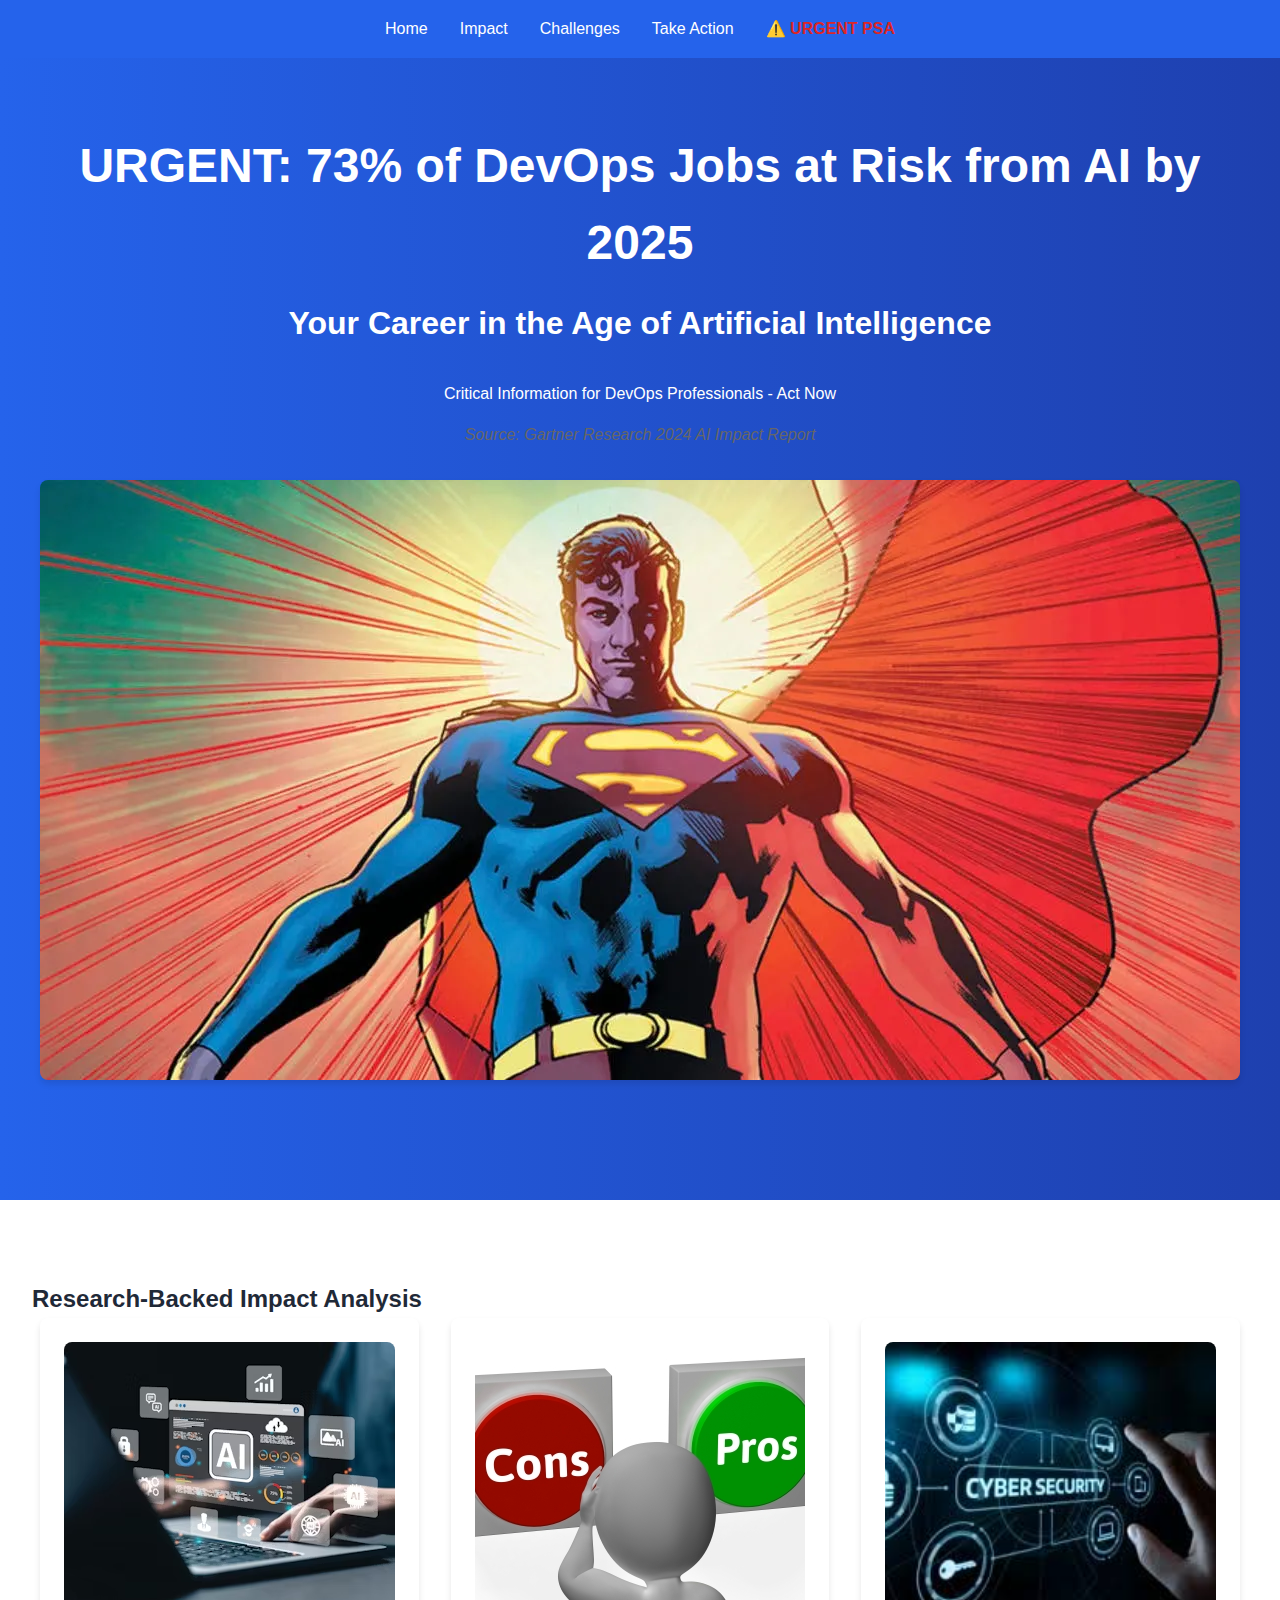
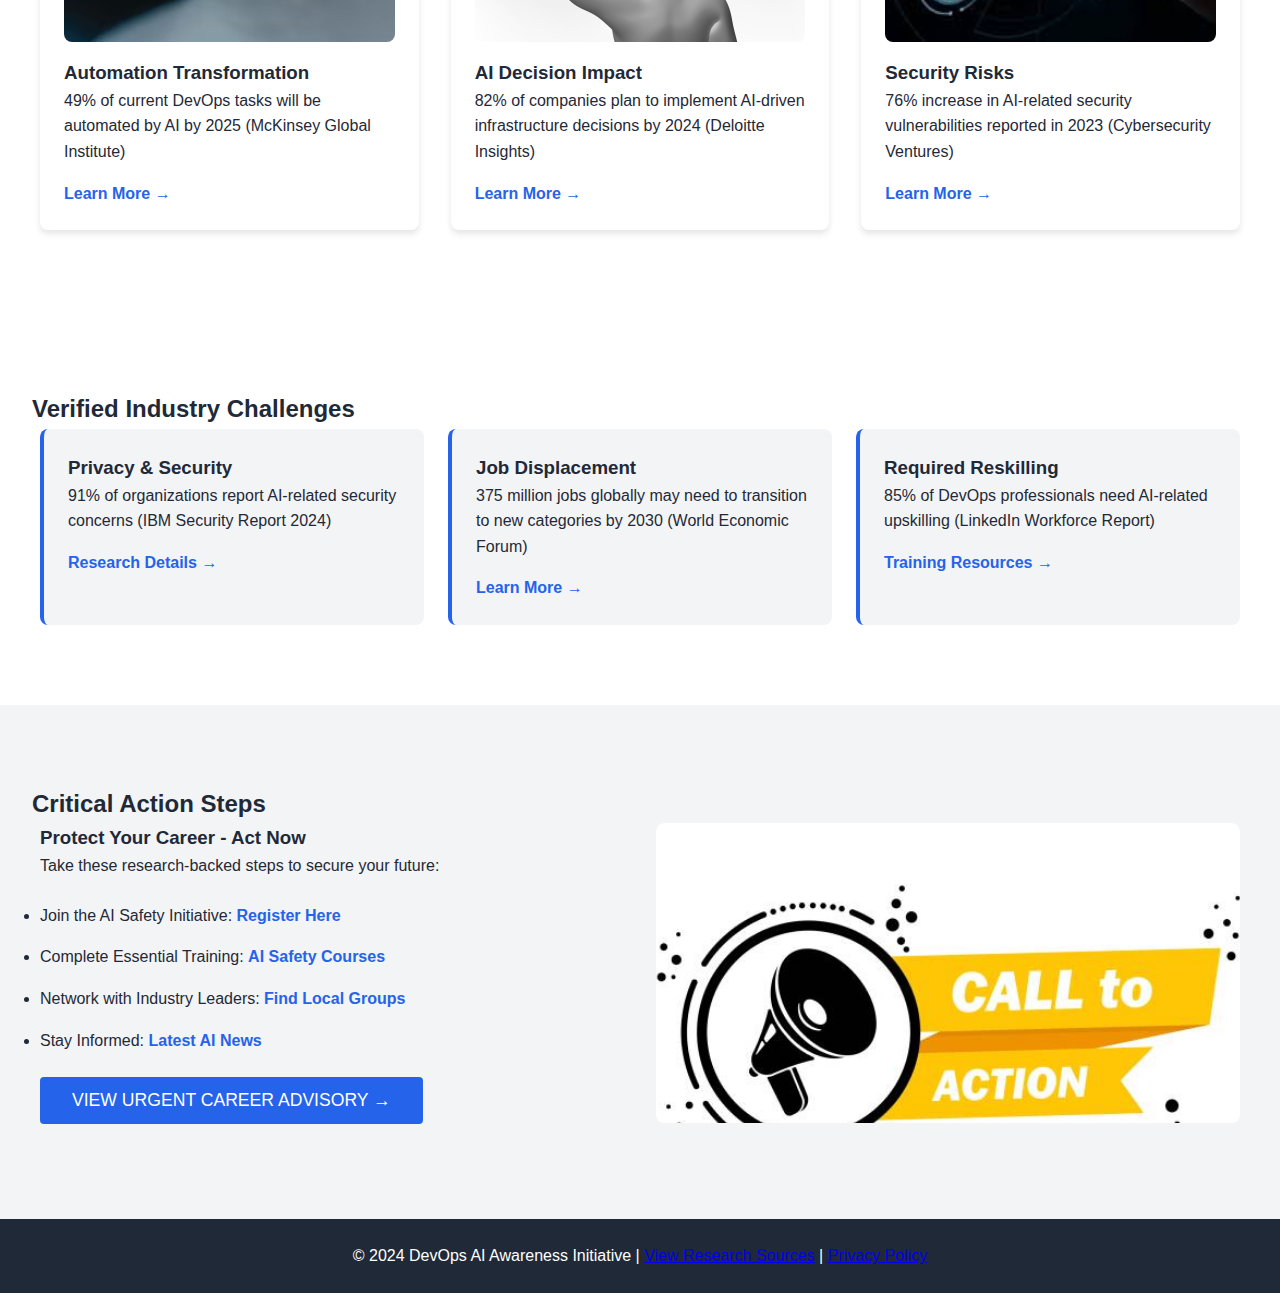
<file: index.html>
<!DOCTYPE html>
<html lang="en">
<head>
    <meta charset="UTF-8">
    <meta name="viewport" content="width=device-width, initial-scale=1.0">
    <title>ALERT: Generative AI Reshaping DevOps - Critical PSA</title>
    <link rel="stylesheet" href="styles.css">
</head>
<body>
    <header>
        <nav>
            <ul>
                <li><a href="#hero">Home</a></li>
                <li><a href="#impact">Impact</a></li>
                <li><a href="#challenges">Challenges</a></li>
                <li><a href="#action">Take Action</a></li>
                <li><a href="psa.html" class="urgent-link">⚠️ URGENT PSA</a></li>
            </ul>
        </nav>
    </header>

    <main>
        <section id="hero" class="hero-section">
            <div class="hero-content">
                <h1>URGENT: 73% of DevOps Jobs at Risk from AI by 2025</h1>
                <h2>Your Career in the Age of Artificial Intelligence</h2>
                <p class="subtitle">Critical Information for DevOps Professionals - Act Now</p>
                <div class="research-citation">
                    <p>Source: Gartner Research 2024 AI Impact Report</p>
                </div>
                <div class="hero-image-placeholder">
                    <img src="hero.png" alt="AI and DevOps Integration" class="hero-image">
                </div>
            </div>
        </section>

        <section id="impact" class="impact-section">
            <h2>Research-Backed Impact Analysis</h2>
            <div class="card-container">
                <div class="card">
                    <div class="image-container">
                        <img src="automation.png" alt="Automation and Efficiency" class="card-image">
                    </div>
                    <h3>Automation Transformation</h3>
                    <p>49% of current DevOps tasks will be automated by AI by 2025 (McKinsey Global Institute)</p>
                    <a href="https://www.mckinsey.com/capabilities/mckinsey-digital/our-insights" class="learn-more">Learn More →</a>
                </div>
            
                <div class="card">
                    <div class="image-container">
                        <img src="decision_making.png" alt="Enhanced Decision Making" class="card-image">
                    </div>
                    <h3>AI Decision Impact</h3>
                    <p>82% of companies plan to implement AI-driven infrastructure decisions by 2024 (Deloitte Insights)</p>
                    <a href="https://www2.deloitte.com/us/en/insights/focus/artificial-intelligence.html" class="learn-more">Learn More →</a>
                </div>
                
                <div class="card">
                    <div class="image-container">
                        <img src="security.png" alt="Security Enhancement" class="card-image">
                    </div>
                    <h3>Security Risks</h3>
                    <p>76% increase in AI-related security vulnerabilities reported in 2023 (Cybersecurity Ventures)</p>
                    <a href="https://cybersecurityventures.com/" class="learn-more">Learn More →</a>
                </div>
            </div>
        </section>

        <section id="challenges" class="challenges-section">
            <h2>Verified Industry Challenges</h2>
            <div class="challenges-grid">
                <article class="challenge-card">
                    <h3>Privacy & Security</h3>
                    <p>91% of organizations report AI-related security concerns (IBM Security Report 2024)</p>
                    <a href="https://www.ibm.com/security/resources" class="learn-more">Research Details →</a>
                </article>
                <article class="challenge-card">
                    <h3>Job Displacement</h3>
                    <p>375 million jobs globally may need to transition to new categories by 2030 (World Economic Forum)</p>
                    <a href="https://www.weforum.org/focus/artificial-intelligence" class="learn-more">Learn More →</a>
                </article>
                <article class="challenge-card">
                    <h3>Required Reskilling</h3>
                    <p>85% of DevOps professionals need AI-related upskilling (LinkedIn Workforce Report)</p>
                    <a href="https://www.linkedin.com/learning" class="learn-more">Training Resources →</a>
                </article>
            </div>
        </section>

        <section id="action" class="action-section">
            <h2>Critical Action Steps</h2>
            <div class="action-content">
                <div class="action-text">
                    <h3>Protect Your Career - Act Now</h3>
                    <p>Take these research-backed steps to secure your future:</p>
                    <ul>
                        <li>Join the AI Safety Initiative: <a href="https://www.aiethics.world">Register Here</a></li>
                        <li>Complete Essential Training: <a href="https://www.coursera.org/courses?query=ai%20safety">AI Safety Courses</a></li>
                        <li>Network with Industry Leaders: <a href="https://www.meetup.com/topics/ai-ethics/">Find Local Groups</a></li>
                        <li>Stay Informed: <a href="https://www.technologyreview.com/topic/artificial-intelligence/">Latest AI News</a></li>
                    </ul>
                    <button class="cta-button" onclick="window.location.href='psa.html'">
                        VIEW URGENT CAREER ADVISORY →
                    </button>
                </div>
                <div class="image-container">
                    <img src="calltoaction.png" alt="Call to Action" class="action-image">
                </div>
            </div>
        </section>
    </main>

    <footer>
        <p>© 2024 DevOps AI Awareness Initiative | <a href="#references">View Research Sources</a> | <a href="#privacy">Privacy Policy</a></p>
    </footer>
</body>
</html>
</file>
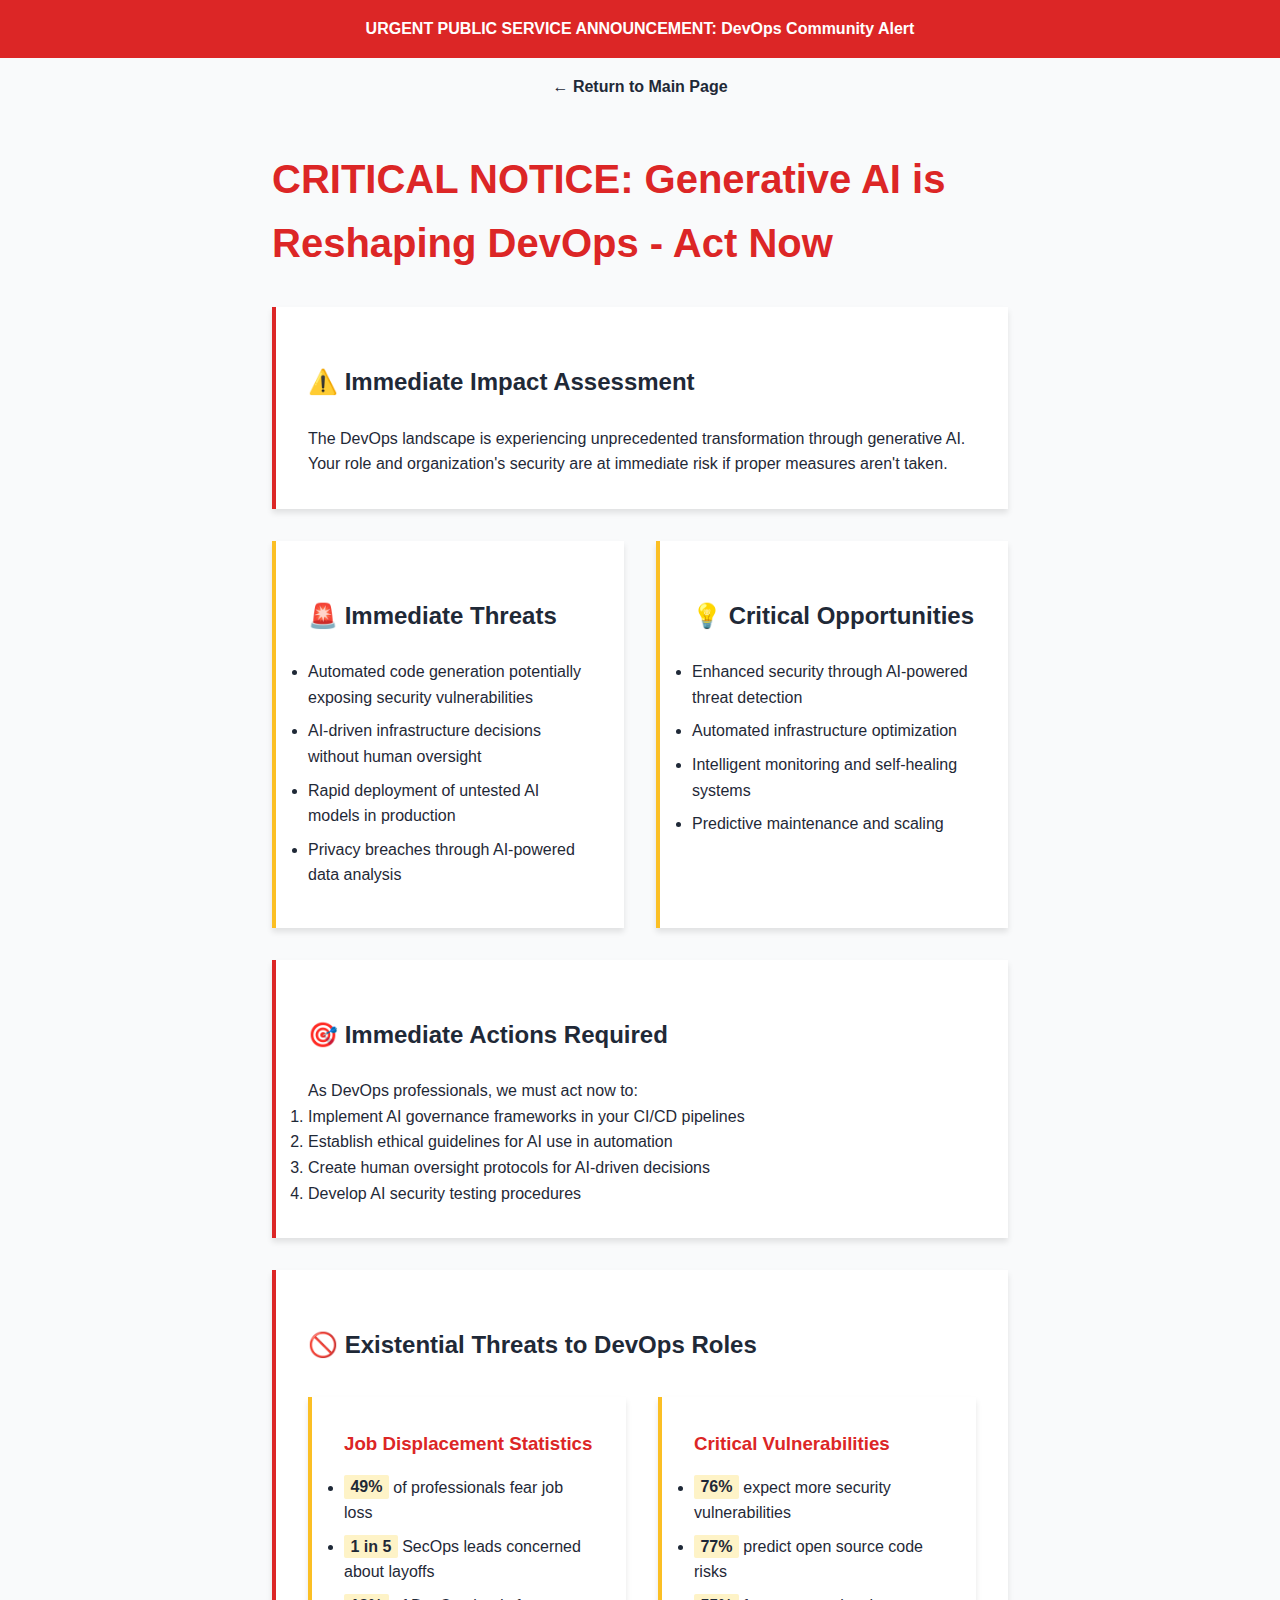
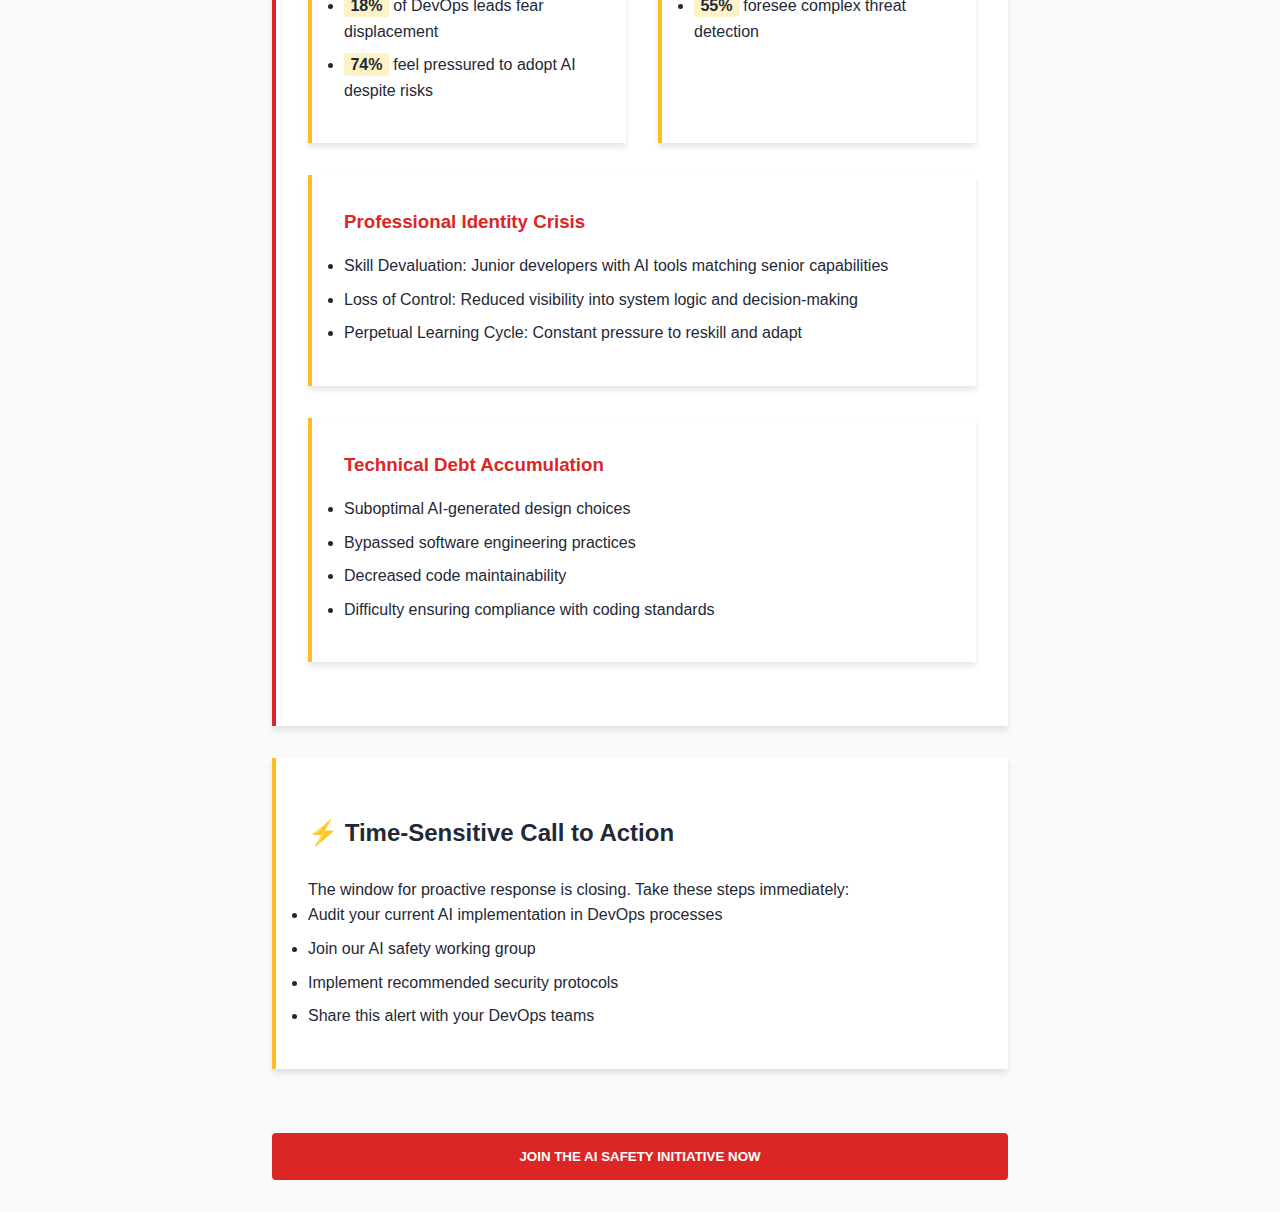
<file: psa.html>
<!DOCTYPE html>
<html lang="en">
<head>
    <meta charset="UTF-8">
    <meta name="viewport" content="width=device-width, initial-scale=1.0">
    <title>URGENT: AI Transformation in DevOps - Critical Awareness Notice</title>
    <style>
        :root {
            --alert-red: #dc2626;
            --warning-yellow: #fbbf24;
            --text-dark: #1f2937;
            --bg-light: #f9fafb;
        }

        * {
            margin: 0;
            padding: 0;
            box-sizing: border-box;
        }

        body {
            font-family: 'Inter', sans-serif;
            line-height: 1.6;
            color: var(--text-dark);
            background: var(--bg-light);
        }

        .urgent-banner {
            background: var(--alert-red);
            color: white;
            text-align: center;
            padding: 1rem;
            font-weight: bold;
        }

        .container {
            max-width: 800px;
            margin: 0 auto;
            padding: 2rem;
        }

        .alert-section {
            background: white;
            border-left: 4px solid var(--alert-red);
            padding: 2rem;
            margin: 2rem 0;
            box-shadow: 0 4px 6px rgba(0, 0, 0, 0.1);
        }

        .warning-section {
            background: white;
            border-left: 4px solid var(--warning-yellow);
            padding: 2rem;
            margin: 2rem 0;
            box-shadow: 0 4px 6px rgba(0, 0, 0, 0.1);
        }

        .impact-grid {
            display: grid;
            grid-template-columns: 1fr 1fr;
            gap: 2rem;
            margin: 2rem 0;
        }

        .highlight {
            background: var(--warning-yellow);
            color: var(--text-dark);
            padding: 0.2rem 0.4rem;
            border-radius: 4px;
            font-weight: bold;
        }
        
        h3 {
            color: var(--alert-red);
            margin-bottom: 1rem;
        }
        
        .warning-section ul li {
            margin-bottom: 0.5rem;
        }
        
        .impact-grid .warning-section {
            margin: 0;
        }

        .action-button {
            background: var(--alert-red);
            color: white;
            padding: 1rem 2rem;
            border: none;
            border-radius: 4px;
            font-weight: bold;
            cursor: pointer;
            width: 100%;
            margin-top: 2rem;
        }

        h1 {
            font-size: 2.5rem;
            margin-bottom: 1rem;
            color: var(--alert-red);
        }

        h2 {
            color: var(--text-dark);
            margin: 1.5rem 0;
        }

        .highlight {
            background: #fef3c7;
            padding: 0.2rem 0.4rem;
            border-radius: 2px;
        }
    </style>
</head>
<body>
    <div class="urgent-banner">
        URGENT PUBLIC SERVICE ANNOUNCEMENT: DevOps Community Alert
    </div>
    <div style="text-align: center; padding: 1rem;">
        <a href="index.html" style="color: var(--text-dark); text-decoration: none; font-weight: bold;">
            ← Return to Main Page
        </a>
    </div>

    <div class="container">
        <h1>CRITICAL NOTICE: Generative AI is Reshaping DevOps - Act Now</h1>
        
        <div class="alert-section">
            <h2>⚠️ Immediate Impact Assessment</h2>
            <p>The DevOps landscape is experiencing unprecedented transformation through generative AI. Your role and organization's security are at immediate risk if proper measures aren't taken.</p>
        </div>

        <div class="impact-grid">
            <div class="warning-section">
                <h2>🚨 Immediate Threats</h2>
                <ul>
                    <li>Automated code generation potentially exposing security vulnerabilities</li>
                    <li>AI-driven infrastructure decisions without human oversight</li>
                    <li>Rapid deployment of untested AI models in production</li>
                    <li>Privacy breaches through AI-powered data analysis</li>
                </ul>
            </div>

            <div class="warning-section">
                <h2>💡 Critical Opportunities</h2>
                <ul>
                    <li>Enhanced security through AI-powered threat detection</li>
                    <li>Automated infrastructure optimization</li>
                    <li>Intelligent monitoring and self-healing systems</li>
                    <li>Predictive maintenance and scaling</li>
                </ul>
            </div>
        </div>

        <div class="alert-section">
            <h2>🎯 Immediate Actions Required</h2>
            <p>As DevOps professionals, we must act now to:</p>
            <ol>
                <li>Implement AI governance frameworks in your CI/CD pipelines</li>
                <li>Establish ethical guidelines for AI use in automation</li>
                <li>Create human oversight protocols for AI-driven decisions</li>
                <li>Develop AI security testing procedures</li>
            </ol>
        </div>

        <div class="alert-section">
            <h2>🚫 Existential Threats to DevOps Roles</h2>
            <div class="impact-grid">
                <div class="warning-section">
                    <h3>Job Displacement Statistics</h3>
                    <ul>
                        <li><span class="highlight">49%</span> of professionals fear job loss</li>
                        <li><span class="highlight">1 in 5</span> SecOps leads concerned about layoffs</li>
                        <li><span class="highlight">18%</span> of DevOps leads fear displacement</li>
                        <li><span class="highlight">74%</span> feel pressured to adopt AI despite risks</li>
                    </ul>
                </div>
                <div class="warning-section">
                    <h3>Critical Vulnerabilities</h3>
                    <ul>
                        <li><span class="highlight">76%</span> expect more security vulnerabilities</li>
                        <li><span class="highlight">77%</span> predict open source code risks</li>
                        <li><span class="highlight">55%</span> foresee complex threat detection</li>
                    </ul>
                </div>
            </div>
            
            <div class="warning-section">
                <h3>Professional Identity Crisis</h3>
                <ul>
                    <li>Skill Devaluation: Junior developers with AI tools matching senior capabilities</li>
                    <li>Loss of Control: Reduced visibility into system logic and decision-making</li>
                    <li>Perpetual Learning Cycle: Constant pressure to reskill and adapt</li>
                </ul>
            </div>
        
            <div class="warning-section">
                <h3>Technical Debt Accumulation</h3>
                <ul>
                    <li>Suboptimal AI-generated design choices</li>
                    <li>Bypassed software engineering practices</li>
                    <li>Decreased code maintainability</li>
                    <li>Difficulty ensuring compliance with coding standards</li>
                </ul>
            </div>
        </div>

        <div class="warning-section">
            <h2>⚡ Time-Sensitive Call to Action</h2>
            <p>The window for proactive response is closing. Take these steps immediately:</p>
            <ul>
                <li>Audit your current AI implementation in DevOps processes</li>
                <li>Join our AI safety working group</li>
                <li>Implement recommended security protocols</li>
                <li>Share this alert with your DevOps teams</li>
            </ul>
        </div>

        <button class="action-button">
            JOIN THE AI SAFETY INITIATIVE NOW
        </button>
    </div>
</body>
</html>
</file>
<file: styles.css>
:root {
    --primary-color: #2563eb;
    --secondary-color: #1e40af;
    --text-color: #1f2937;
    --light-bg: #f3f4f6;
    --white: #ffffff;
}

* {
    margin: 0;
    padding: 0;
    box-sizing: border-box;
}

.urgent-link {
    color: #dc2626 !important;
    font-weight: bold;
    animation: pulse 2s infinite;
}

.hero-image-placeholder {
    width: 100%;
    max-width: 1200px;
    margin: 2rem auto;
}

.image-container {
    width: 100%;
    height: 300px;
    overflow: hidden;
    border-radius: 8px;
    margin-bottom: 1rem;
}

.research-citation {
    font-style: italic;
    color: #666;
    margin-top: 1rem;
}

.learn-more {
    color: var(--primary-color);
    text-decoration: none;
    font-weight: bold;
    display: inline-block;
    margin-top: 1rem;
    transition: color 0.3s;
}

.learn-more:hover {
    color: var(--secondary-color);
}

.action-text ul {
    margin: 1.5rem 0;
}

.action-text ul li {
    margin-bottom: 1rem;
}

.action-text a {
    color: var(--primary-color);
    text-decoration: none;
    font-weight: bold;
}

.cta-button {
    background: #dc2626;
    padding: 1rem 2rem;
    font-size: 1.1rem;
    transition: transform 0.3s;
}

.cta-button:hover {
    transform: scale(1.05);
}

.urgent-link {
    animation: pulse 2s infinite;
    color: #dc2626 !important;
}

@keyframes pulse {
    0% { opacity: 1; }
    50% { opacity: 0.5; }
    100% { opacity: 1; }
}

.card-image {
    width: 100%;
    height: 100%;
    object-fit: cover;
    transition: transform 0.3s ease;
}

.card-image:hover {
    transform: scale(1.05);
}

.action-image {
    width: 100%;
    height: 400px;
    object-fit: cover;
    border-radius: 8px;
    box-shadow: 0 4px 6px rgba(0, 0, 0, 0.1);
}

.hero-image {
    width: 100%;
    height: auto;
    border-radius: 8px;
    box-shadow: 0 4px 6px rgba(0, 0, 0, 0.1);
}

@keyframes pulse {
    0% {
        opacity: 1;
    }
    50% {
        opacity: 0.5;
    }
    100% {
        opacity: 1;
    }
}

.cta-button {
    cursor: pointer;
}

body {
    font-family: 'Inter', sans-serif;
    line-height: 1.6;
    color: var(--text-color);
}

header {
    background: var(--primary-color);
    padding: 1rem;
    position: fixed;
    width: 100%;
    z-index: 1000;
}

nav ul {
    display: flex;
    justify-content: center;
    list-style: none;
    gap: 2rem;
}

nav a {
    color: var(--white);
    text-decoration: none;
    font-weight: 500;
    transition: opacity 0.3s;
}

nav a:hover {
    opacity: 0.8;
}

section {
    padding: 5rem 2rem;
}

.hero-section {
    background: linear-gradient(to right, var(--primary-color), var(--secondary-color));
    color: var(--white);
    text-align: center;
    padding-top: 8rem;
}

.hero-content {
    max-width: 1200px;
    margin: 0 auto;
}

.hero-content h1 {
    font-size: 3rem;
    margin-bottom: 1rem;
}

.hero-content h2 {
    font-size: 2rem;
    margin-bottom: 2rem;
}

.image-placeholder {
    background: var(--light-bg);
    padding: 2rem;
    text-align: center;
    border-radius: 8px;
    margin: 1rem 0;
}

.card-container {
    display: grid;
    grid-template-columns: repeat(auto-fit, minmax(300px, 1fr));
    gap: 2rem;
    max-width: 1200px;
    margin: 0 auto;
}

.card {
    background: var(--white);
    padding: 1.5rem;
    border-radius: 8px;
    box-shadow: 0 4px 6px rgba(0, 0, 0, 0.1);
}

.challenges-grid {
    display: grid;
    grid-template-columns: repeat(auto-fit, minmax(250px, 1fr));
    gap: 1.5rem;
    max-width: 1200px;
    margin: 0 auto;
}

.challenge-card {
    background: var(--light-bg);
    padding: 1.5rem;
    border-radius: 8px;
    border-left: 4px solid var(--primary-color);
}

.action-section {
    background: var(--light-bg);
}

.action-content {
    display: grid;
    grid-template-columns: 1fr 1fr;
    gap: 2rem;
    max-width: 1200px;
    margin: 0 auto;
}

.cta-button {
    background: var(--primary-color);
    color: var(--white);
    padding: 0.8rem 2rem;
    border: none;
    border-radius: 4px;
    font-size: 1.1rem;
    cursor: pointer;
    transition: background-color 0.3s;
}

.cta-button:hover {
    background: var(--secondary-color);
}

footer {
    background: var(--text-color);
    color: var(--white);
    text-align: center;
    padding: 1.5rem;
}

@media (max-width: 768px) {
    .action-content {
        grid-template-columns: 1fr;
    }
    
    .hero-content h1 {
        font-size: 2rem;
    }
    
    .hero-content h2 {
        font-size: 1.5rem;
    }
}
</file>
